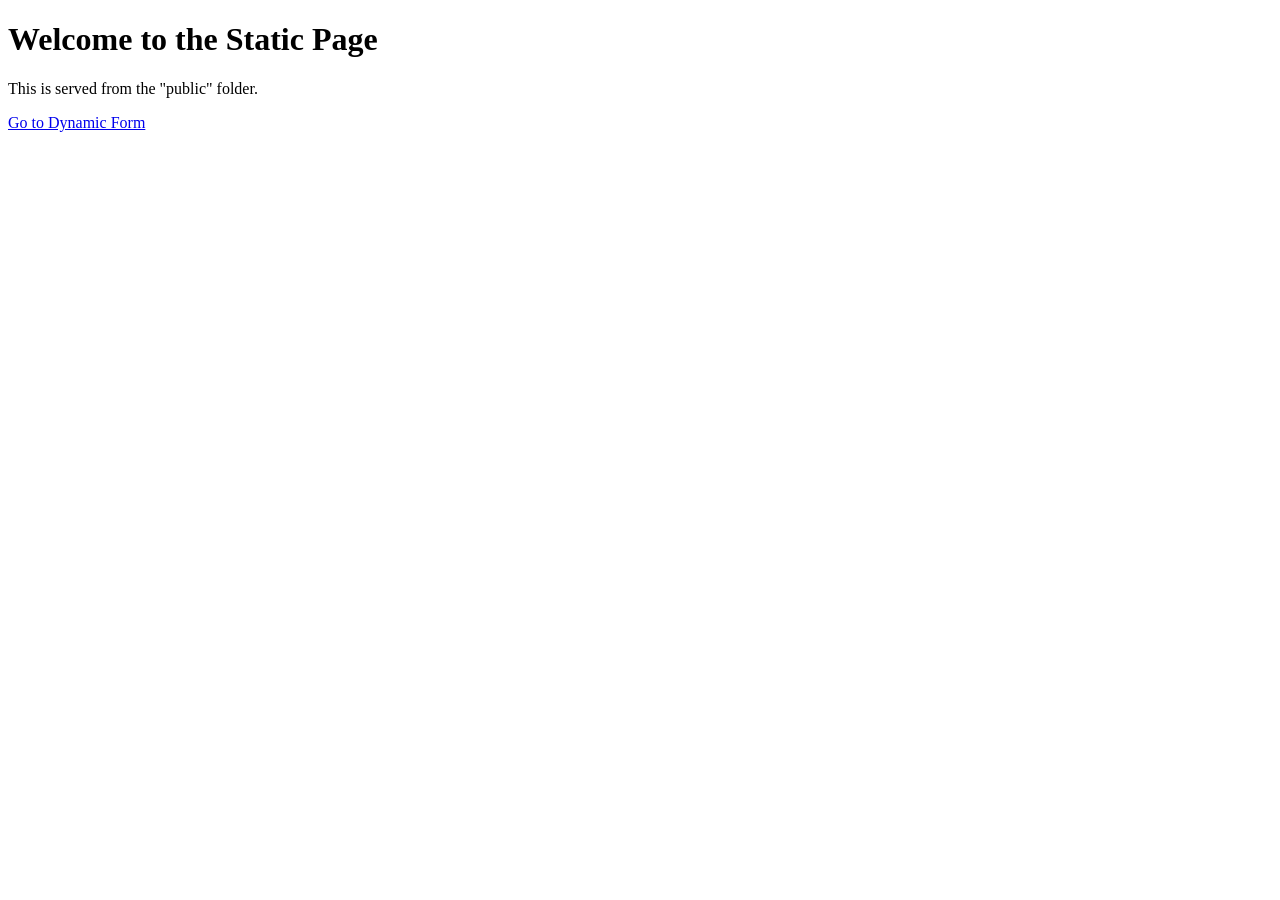
<file: experiment-nine/index.html>
<!DOCTYPE html>
<html lang="en">
<head>
    <meta charset="UTF-8">
    <meta name="viewport" content="width=device-width, initial-scale=1.0">
    <title>Static Page</title>
</head>
<body>
    <h1>Welcome to the Static Page</h1>
    <p>This is served from the "public" folder.</p>
    <a href="/form">Go to Dynamic Form</a>
</body>
</html>
</file>
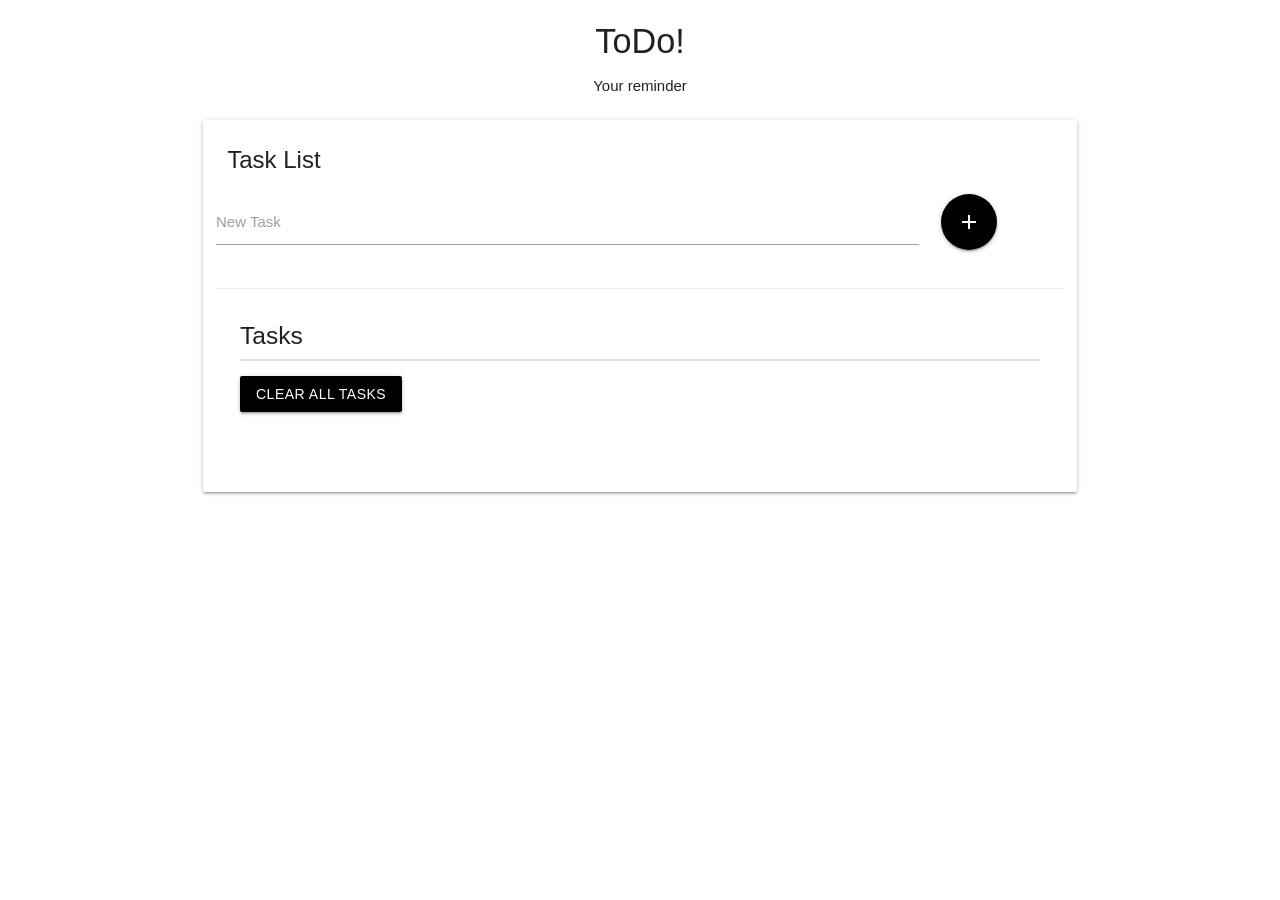
<file: experiment-three/index.html>
<!DOCTYPE html>
<html lang="en">
<head>
  <meta charset="UTF-8">
  <meta name="viewport" content="width=device-width, initial-scale=1.0">
  <title>Experiment Three | To Do</title>

  <link rel="stylesheet" href="https://cdnjs.cloudflare.com/ajax/libs/font-awesome/4.7.0/css/font-awesome.css" integrity="sha512-5A8nwdMOWrSz20fDsjczgUidUBR8liPYU+WymTZP1lmY9G6Oc7HlZv156XqnsgNUzTyMefFTcsFH/tnJE/+xBg==" crossorigin="anonymous" referrerpolicy="no-referrer" />

  <link href="https://fonts.googleapis.com/icon?family=Material+Icons" rel="stylesheet">

  <link rel="stylesheet" href="https://cdnjs.cloudflare.com/ajax/libs/materialize/1.0.0/css/materialize.min.css">

</head>
<body>

  <div class="container">
    <div class="row">
      <div class="col s12 center-align">
        <h4>ToDo!</h4>
        <p>Your reminder</p>
      </div>
      <div class="col s12">
        <div id="main" class="card">
          <div class="card-content">
            <span class="card-title">Task List</span>
            <div class="row">
            <div class="row">
              <form id="taskForm" action="#">
                <div class="input-field col s10">
                  <input id="task" type="text" name="task">
                  <label for="task">New Task</label>
                </div>
                <div class="col s2">
                  <button type="submit" class="btn-floating btn-large waves-effect waves-light black" style="margin-top: 10px;">
                    <i class="material-icons">add</i>
                  </button>
                </div>
              </form>
            </div>

            <div class="card-action">
              <div class="row">
                <div class="col s12">
                  <h5>Tasks</h5>
                  <ul id="taskList" class="collection">
                  </ul>
  
                  <a href="#" id="clearAllTasks" class="btn black">Clear All Tasks</a>
                </div>
              </div>
            </div>
          </div>
        </div>
      </div>
    </div>
  </div>

  <div id="editModal" class="modal">
    <div class="modal-content">
      <h4>Edit Task</h4>
      <div class="input-field">
        <input id="editTaskValue" type="text">
        <label class="active" for="editTaskValue">Task Name</label>
      </div>
    </div>
    <div class="modal-footer">
      <form id="editForm">
        <input type="hidden" id="editTaskId">
        <button id="updateTaskBtn" type="submit" class="modal-close waves-effect waves-green btn">Save Changes</button>
        <a href="#!" class="modal-close waves-effect waves-red btn-flat">Cancel</a>
      </form>
    </div>
  </div>

  <div id="deleteModal" class="modal">
    <div class="modal-content">
      <h4>Delete Me? &#128542;</h4>
      <p>Are you sure you wanna delete me?</p>
    </div>
    <div class="modal-footer">
      <form>
        <input type="hidden" id="taskId">
        <button id="deleteYes" class="modal-close waves-effect waves-green btn">Agree</button>
        <button id="deleteCancel" class="modal-close waves-effect waves-red btn-flat">Cancel</button>
      </form>
    </div>
  </div>

  <script src="https://cdnjs.cloudflare.com/ajax/libs/materialize/1.0.0/js/materialize.min.js"></script>
  <script src="main.js"></script>
</body>
</html>
</file>
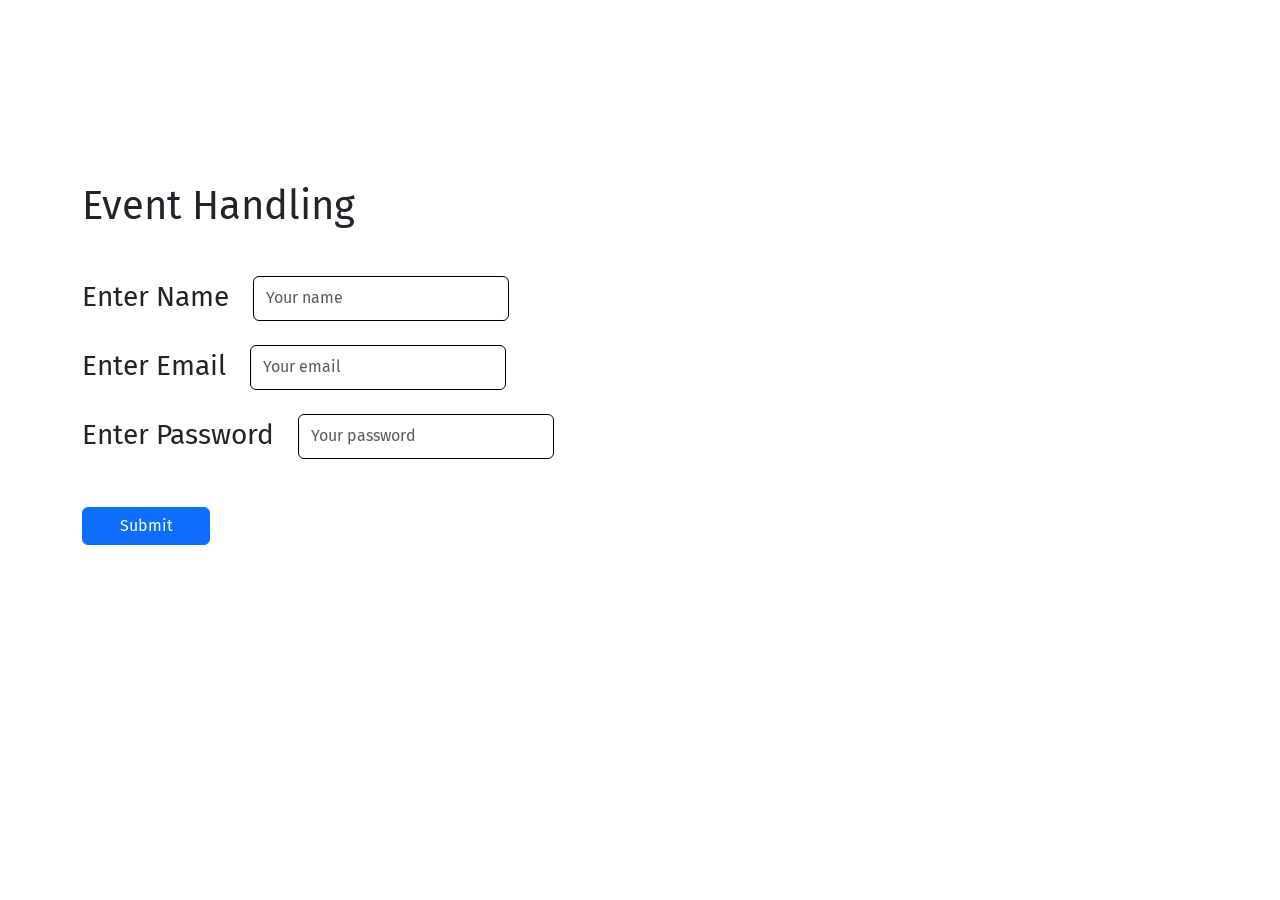
<file: experiment-two/index.html>
<!DOCTYPE html>
<html lang="en">
  <head>
    <meta charset="UTF-8" />
    <meta name="viewport" content="width=device-width, initial-scale=1.0" />
    <title>Experiment Two</title>
    <link
      href="https://cdn.jsdelivr.net/npm/bootstrap@5.3.8/dist/css/bootstrap.min.css"
      rel="stylesheet"
      integrity="sha384-sRIl4kxILFvY47J16cr9ZwB07vP4J8+LH7qKQnuqkuIAvNWLzeN8tE5YBujZqJLB"
      crossorigin="anonymous"
    />
    <link
      href="https://fonts.googleapis.com/css2?family=Fira+Sans:ital,wght@0,100;0,200;0,300;0,400;0,500;0,600;0,700;0,800;0,900;1,100;1,200;1,300;1,400;1,500;1,600;1,700;1,800;1,900&display=swap"
      rel="stylesheet"
    />
    <style>
      body {
        margin: 0;
        font-family: "Fira Sans", sans-serif;
      }
    </style>
  </head>
  <body>
    <div
      class="container d-flex justify-content-center flex-column"
      style="height: 80vh !important"
    >
      <p class="fs-1">Event Handling</p>
      <div class="d-flex gap-4 mt-4" style="height: 5vh !important">
        <p class="fs-3">Enter Name</p>
        <input
          type="text"
          id="name"
          placeholder="Your name"
          class="form-control border border-black"
          style="width: 20vw"
        />
      </div>
      <div class="d-flex gap-4 mt-4" style="height: 5vh !important">
        <p class="fs-3">Enter Email</p>
        <input
          type="email"
          id="email"
          placeholder="Your email"
          class="form-control border border-black"
          style="width: 20vw"
        />
      </div>
      <div class="d-flex gap-4 mt-4" style="height: 5vh !important">
        <p class="fs-3">Enter Password</p>
        <input
          type="password"
          id="password"
          placeholder="Your password"
          class="form-control border border-black"
          style="width: 20vw"
        />
      </div>
      <button
        class="btn btn-primary mt-5"
        id="submit"
        type="submit"
        style="width: 10vw"
      >
        Submit
      </button>
    </div>
  </body>
  <script>
    const nameElement = document.getElementById("name");
    const emailElement = document.getElementById("email");
    const passwordElement = document.getElementById("password");
    const button = document.getElementById("submit");
    button.addEventListener("click", handleOnClickEvent);

    function handleOnClickEvent(event) {
      event.preventDefault();
      if (
        nameElement.value === "" ||
        emailElement.value === "" ||
        passwordElement.value === ""
      ) {
        alert("Please fill up the fields");
      } else {
        alert(nameElement.value + " has been logged in");
      }
    }
  </script>
</html>
</file>
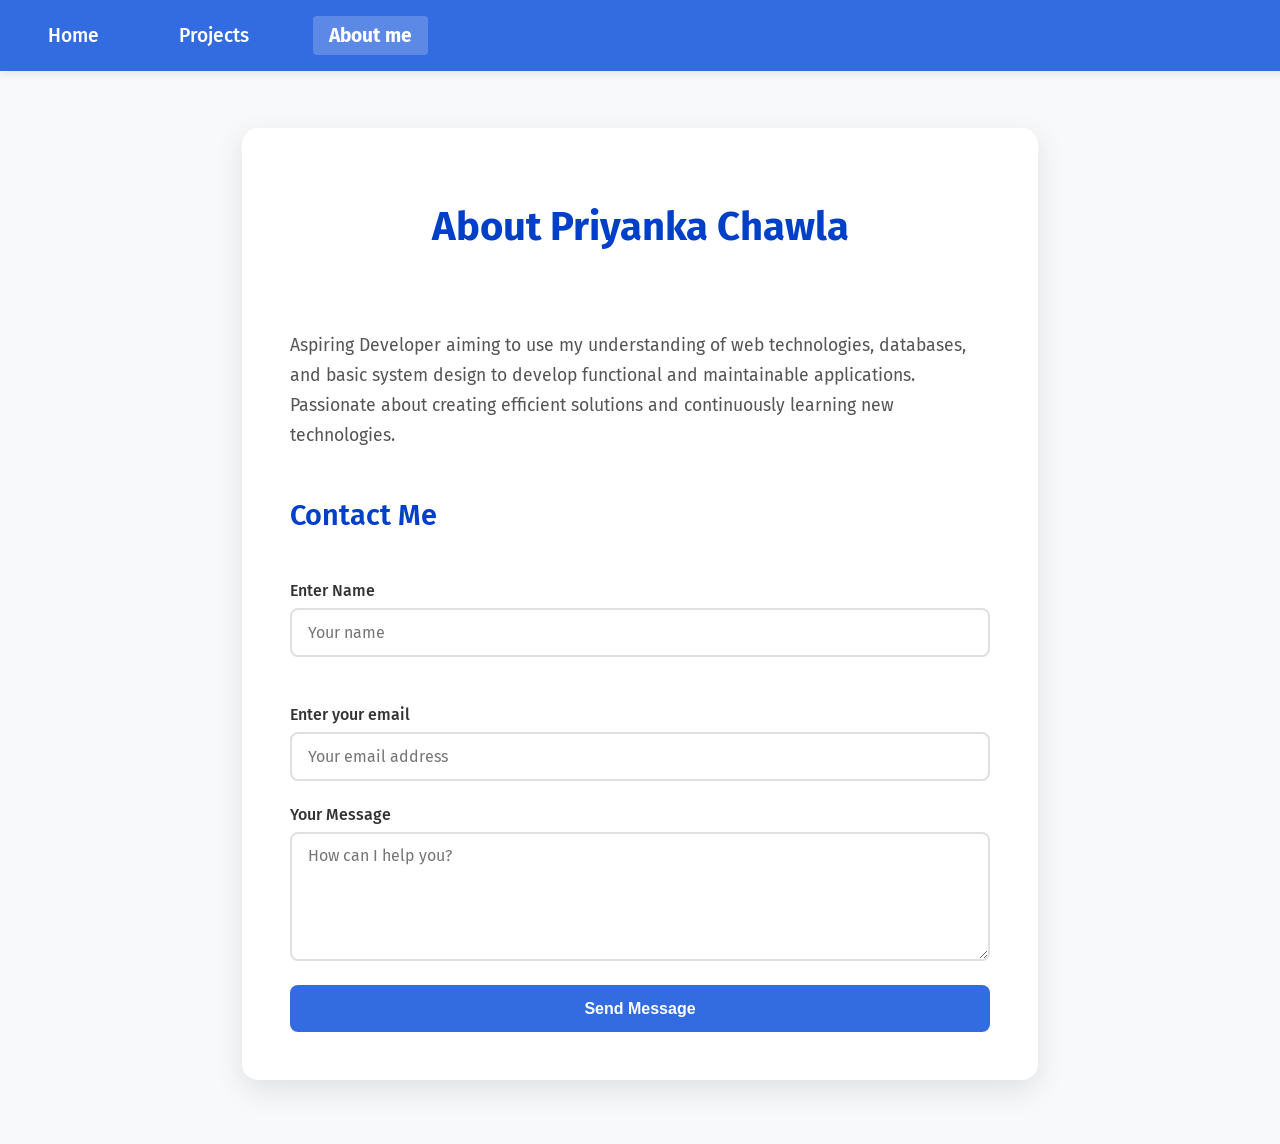
<file: experiment-one/contacts.html>
<!DOCTYPE html>
<html lang="en">
<head>
    <meta charset="UTF-8" />
    <meta name="viewport" content="width=device-width, initial-scale=1.0" />
    <title>Priyanka Chawla | About Me</title>
    <link rel="stylesheet" href="style.css" />
    <link rel="preconnect" href="https://fonts.googleapis.com" />
    <link rel="preconnect" href="https://fonts.gstatic.com" crossorigin />
    <link
      href="https://fonts.googleapis.com/css2?family=Fira+Sans:ital,wght@0,100;0,200;0,300;0,400;0,500;0,600;0,700;0,800;0,900;1,100;1,200;1,300;1,400;1,500;1,600;1,700;1,800;1,900&display=swap"
      rel="stylesheet"
    />
</head>
<body>
    <nav>
        <a href="index.html">Home</a>
        <a href="projects.html">Projects</a>
        <a href="contacts.html" class="active">About me</a>
    </nav>
    <main class="contact-container">
        <div class="contact-card">
            <div class="card-content">
                <h1 class="section-title">About Priyanka Chawla</h1>
                <p class="bio">
                    Aspiring Developer aiming to use my understanding of web technologies, 
                    databases, and basic system design to develop functional and maintainable 
                    applications. Passionate about creating efficient solutions and continuously 
                    learning new technologies.
                </p>
                
                <h2 class="subtitle">Contact Me</h2>
                <form class="contact-form">
                    <div class="form-group">
                        <label for="name">Enter Name</label>
                        <input type="text" id="name" placeholder="Your name" />
                    </div>
                    <div class="form-group">
                        <label for="email">Enter your email</label>
                        <input type="email" id="email" placeholder="Your email address" />
                    </div>
                    <div class="form-group">
                        <label for="message">Your Message</label>
                        <textarea id="message" placeholder="How can I help you?" rows="4"></textarea>
                    </div>
                    <button type="submit" class="btn btn-primary">Send Message</button>
                </form>
            </div>
        </div>
    </main>
</body>
</html>
</file>
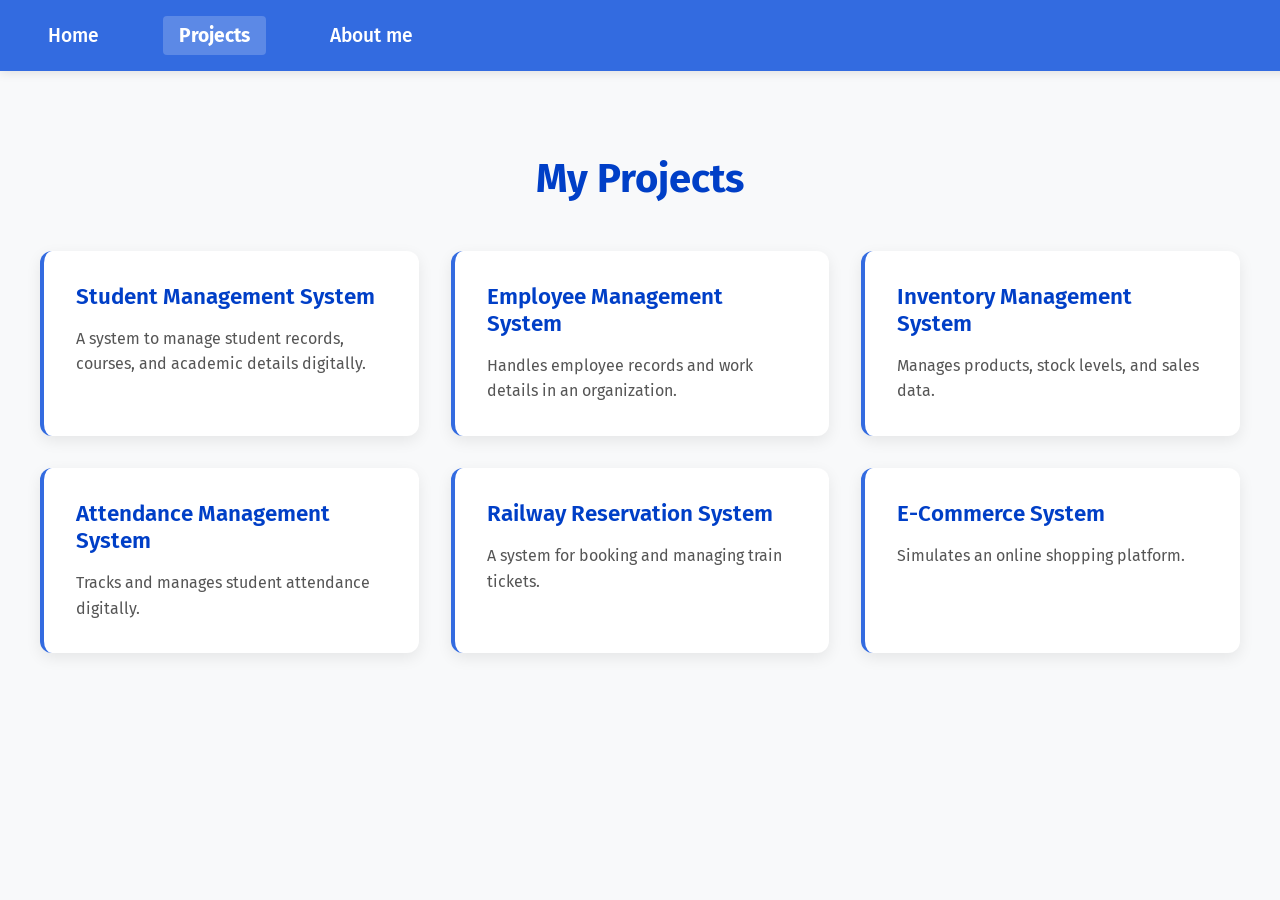
<file: experiment-one/projects.html>
<!DOCTYPE html>
<html lang="en">
<head>
    <meta charset="UTF-8" />
    <meta name="viewport" content="width=device-width, initial-scale=1.0" />
    <title>Priyanka Chawla | Projects</title>
    <link rel="stylesheet" href="style.css" />
    <link rel="preconnect" href="https://fonts.googleapis.com" />
    <link rel="preconnect" href="https://fonts.gstatic.com" crossorigin />
    <link
      href="https://fonts.googleapis.com/css2?family=Fira+Sans:ital,wght@0,100;0,200;0,300;0,400;0,500;0,600;0,700;0,800;0,900;1,100;1,200;1,300;1,400;1,500;1,600;1,700;1,800;1,900&display=swap"
      rel="stylesheet"
    />
</head>
<body>
    <nav>
        <a href="index.html">Home</a>
        <a href="projects.html" class="active">Projects</a>
        <a href="contacts.html">About me</a>
    </nav>
    <main class="projects-container">
        <h1 class="section-title">My Projects</h1>
        <div class="projects-grid">
            <div class="project-card">
                <h3 class="project-title">Student Management System</h3>
                <p class="project-description">A system to manage student records, courses, and academic details digitally.</p>
            </div>
            <div class="project-card">
                <h3 class="project-title">Employee Management System</h3>
                <p class="project-description">Handles employee records and work details in an organization.</p>
            </div>
            <div class="project-card">
                <h3 class="project-title">Inventory Management System</h3>
                <p class="project-description">Manages products, stock levels, and sales data.</p>
            </div>
            <div class="project-card">
                <h3 class="project-title">Attendance Management System</h3>
                <p class="project-description">Tracks and manages student attendance digitally.</p>
            </div>
            <div class="project-card">
                <h3 class="project-title">Railway Reservation System</h3>
                <p class="project-description">A system for booking and managing train tickets.</p>
            </div>
            <div class="project-card">
                <h3 class="project-title">E-Commerce System</h3>
                <p class="project-description">Simulates an online shopping platform.</p>
            </div>
        </div>
    </main>
</body>
</html>
</file>
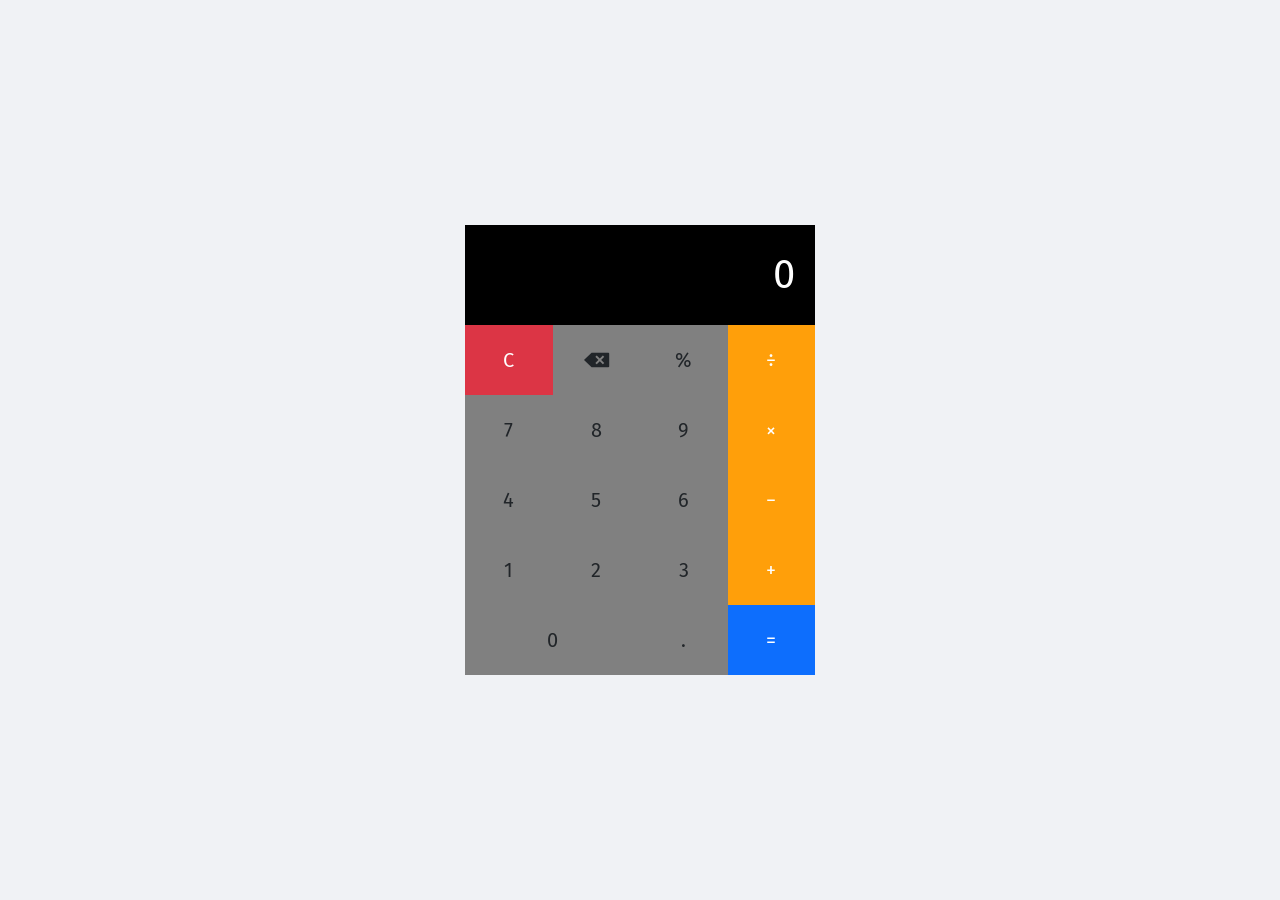
<file: experiment-two/calculator.html>
<!DOCTYPE html>
<html lang="en">
<head>
    <meta charset="UTF-8">
    <meta name="viewport" content="width=device-width, initial-scale=1.0">
    <title>Bootstrap Calculator</title>

    <link 
        href="https://cdn.jsdelivr.net/npm/bootstrap@5.3.2/dist/css/bootstrap.min.css" 
        rel="stylesheet"
    >

    <link
      href="https://fonts.googleapis.com/css2?family=Fira+Sans:ital,wght@0,100;0,200;0,300;0,400;0,500;0,600;0,700;0,800;0,900;1,100;1,200;1,300;1,400;1,500;1,600;1,700;1,800;1,900&display=swap"
      rel="stylesheet"
    />
    <style>
        body {
            background-color: #f0f2f5;
            display: flex;
            justify-content: center;
            align-items: center;
            height: 100vh;
            margin: 0;
            font-family: "Fira Sans", sans-serif;
        }
        .calculator-card {
            width: 350px;
            background: #fff;
        }
        .display-screen {
            background-color: black;
            color: #fff;
            padding: 20px;
            text-align: right;
            font-size: 2.5rem;
            min-height: 100px;
            word-wrap: break-word;
            word-break: break-all;
        }
        .btn-calc {
            height: 70px;
            font-size: 1.25rem;
            border-radius: 0;
            background-color: gray;
        }
        .btn-operator {
            background-color: #ff9f0a;
            color: white;
        }
        .btn-equal {
            background-color: #0d6efd;
            color: white;
        }
        .btn-clear {
            background-color: #dc3545;
            color: white;
        }
        .btn-number {
            background-color: gray;
            color: #212529;
        }
    </style>
</head>
<body>

<div class="calculator-card">
    <div id="display" class="display-screen">0</div>
    
    <div class="row g-0">
        <div class="col-3"><button class="btn btn-calc btn-clear w-100" onclick="clearDisplay()">C</button></div>
        <div class="col-3"><button class="btn btn-calc btn-number w-100" onclick="deleteLast()">⌫</button></div>
        <div class="col-3"><button class="btn btn-calc btn-number w-100" onclick="setOperator('%')">%</button></div>
        <div class="col-3"><button class="btn btn-calc btn-operator w-100" onclick="setOperator('/')">÷</button></div>
    </div>
    
    <div class="row g-0">
        <div class="col-3"><button class="btn btn-calc btn-number w-100" onclick="appendNumber('7')">7</button></div>
        <div class="col-3"><button class="btn btn-calc btn-number w-100" onclick="appendNumber('8')">8</button></div>
        <div class="col-3"><button class="btn btn-calc btn-number w-100" onclick="appendNumber('9')">9</button></div>
        <div class="col-3"><button class="btn btn-calc btn-operator w-100" onclick="setOperator('*')">×</button></div>
    </div>
    
    <div class="row g-0">
        <div class="col-3"><button class="btn btn-calc btn-number w-100" onclick="appendNumber('4')">4</button></div>
        <div class="col-3"><button class="btn btn-calc btn-number w-100" onclick="appendNumber('5')">5</button></div>
        <div class="col-3"><button class="btn btn-calc btn-number w-100" onclick="appendNumber('6')">6</button></div>
        <div class="col-3"><button class="btn btn-calc btn-operator w-100" onclick="setOperator('-')">−</button></div>
    </div>
    
    <div class="row g-0">
        <div class="col-3"><button class="btn btn-calc btn-number w-100" onclick="appendNumber('1')">1</button></div>
        <div class="col-3"><button class="btn btn-calc btn-number w-100" onclick="appendNumber('2')">2</button></div>
        <div class="col-3"><button class="btn btn-calc btn-number w-100" onclick="appendNumber('3')">3</button></div>
        <div class="col-3"><button class="btn btn-calc btn-operator w-100" onclick="setOperator('+')">+</button></div>
    </div>
    
    <div class="row g-0">
        <div class="col-6"><button class="btn btn-calc btn-number w-100" onclick="appendNumber('0')">0</button></div>
        <div class="col-3"><button class="btn btn-calc btn-number w-100" onclick="appendDot()">.</button></div>
        <div class="col-3"><button class="btn btn-calc btn-equal w-100" onclick="calculateResult()">=</button></div>
    </div>
</div>

<script>
    let currentInput = "0";
    let previousInput = "";
    let operator = null;
    let shouldResetScreen = false;

    const displayElement = document.getElementById("display");

    function updateDisplay() {
        displayElement.innerText = currentInput;
    }

    function appendNumber(number) {
        if (currentInput === "0" || shouldResetScreen) {
            currentInput = number;
            shouldResetScreen = false;
        } else {
            currentInput += number;
        }
        updateDisplay();
    }

    function appendDot() {
        if (shouldResetScreen) {
            currentInput = "0.";
            shouldResetScreen = false;
        } else if (!currentInput.includes(".")) {
            currentInput += ".";
        }
        updateDisplay();
    }

    function setOperator(op) {
        if (operator !== null) {
            calculateResult();
        }
        previousInput = currentInput;
        operator = op;
        shouldResetScreen = true;
    }

    function calculateResult() {
        if (operator === null || shouldResetScreen) return;

        let result = 0;
        const num1 = parseInt(previousInput);
        const num2 = parseInt(currentInput);

        switch (operator) {
            case "+":
                result = num1 + num2;
                break;
            case "-":
                result = num1 - num2;
                break;
            case "*":
                result = num1 * num2;
                break;
            case "/":
                if (num2 === 0) {
                    alert("Error: Division by zero");
                    clearDisplay();
                    return;
                } else {
                    result = num1 / num2;
                }
                break;
            case "%":
                result = num1 % num2;
                break;
            default:
                return;
        }

        currentInput = result.toString();
        operator = null;
        shouldResetScreen = true;
        updateDisplay();
    }

    function clearDisplay() {
        currentInput = "0";
        previousInput = "";
        operator = null;
        shouldResetScreen = false;
        updateDisplay();
    }

    function deleteLast() {
        if (currentInput.length > 1) {
            currentInput = currentInput.slice(0, -1);
        } else {
            currentInput = "0";
        }
        updateDisplay();
    }
</script>

</body>
</html>
</file>
<file: experiment-one/style.css>
body {
    margin: 0;
    font-family: "Fira Sans", sans-serif;
    background-color: #f8f9fa;
    color: #333;
}

/* Navigation */
nav {
    display: flex;
    gap: 3rem;
    font-size: 1.2rem;
    position: fixed;
    background-color: #336be0;
    color: #fff;
    width: 100%;
    padding: 1rem 2rem;
    z-index: 1000;
    box-shadow: 0 2px 10px rgba(0, 0, 0, 0.1);
}

nav a {
    cursor: pointer;
    text-decoration: none;
    color: #fff;
    font-weight: 500;
    padding: 0.5rem 1rem;
    border-radius: 4px;
    transition: all 0.3s ease;
}

nav a:hover {
    background-color: rgba(255, 255, 255, 0.1);
    transform: translateY(-2px);
}

nav a.active {
    background-color: rgba(255, 255, 255, 0.2);
    font-weight: bold;
}

/* Home Page */
.hero-section {
    height: 100vh;
    display: flex;
    flex-direction: column;
    align-items: center;
    justify-content: center;
    text-align: center;
    padding: 0 2rem;
    background: linear-gradient(135deg, #f8f9fa 0%, #e9ecef 100%);
}

.profile-container {
    margin-bottom: 2rem;
}

.profile-image {
    height: 180px;
    width: 180px;
    border-radius: 50%;
    border: 5px solid #336be0;
    box-shadow: 0 8px 25px rgba(51, 107, 224, 0.3);
}

.hello {
    font-size: 3rem;
    margin: 0 0 1rem 0;
    color: #336be0;
    font-weight: 300;
}

#name {
    font-size: 1rem;
    display: flex;
    gap: 1rem;
    align-items: center;
    justify-content: center;
    margin: 0 0 1.5rem 0;
    flex-wrap: wrap;
}

.name {
    font-weight: 700;
    text-transform: uppercase;
    color: #003FC7;
    letter-spacing: 1px;
}

.tagline {
    font-size: 1.3rem;
    max-width: 600px;
    line-height: 1.6;
    margin: 0 0 3rem 0;
    color: #555;
}

.cta-buttons {
    display: flex;
    gap: 1.5rem;
    flex-wrap: wrap;
    justify-content: center;
}

/* Projects Page */
.projects-container {
    padding: 8rem 2rem 4rem;
    max-width: 1200px;
    margin: 0 auto;
}

.section-title {
    font-size: 2.5rem;
    color: #003FC7;
    text-align: center;
    margin-bottom: 3rem;
    font-weight: 700;
}

.projects-grid {
    display: grid;
    grid-template-columns: repeat(auto-fill, minmax(350px, 1fr));
    gap: 2rem;
    margin-top: 2rem;
}

.project-card {
    background: white;
    border-radius: 12px;
    padding: 2rem;
    box-shadow: 0 5px 15px rgba(0, 0, 0, 0.08);
    transition: all 0.3s ease;
    border-left: 4px solid #336be0;
}

.project-card:hover {
    transform: translateY(-5px);
    box-shadow: 0 10px 25px rgba(0, 0, 0, 0.12);
}

.project-title {
    color: #003FC7;
    font-size: 1.4rem;
    margin: 0 0 1rem 0;
    font-weight: 600;
}

.project-description {
    color: #555;
    line-height: 1.6;
    margin: 0;
    font-size: 1rem;
}

/* Contact/About Page */
.contact-container {
    padding: 8rem 2rem 4rem;
    display: flex;
    justify-content: center;
    align-items: center;
    min-height: calc(100vh - 8rem);
}

.contact-card {
    width: 100%;
    max-width: 700px;
    background: white;
    border-radius: 16px;
    padding: 3rem;
    box-shadow: 0 10px 30px rgba(0, 0, 0, 0.1);
}

.card-content {
    display: flex;
    flex-direction: column;
    gap: 2rem;
}

.bio {
    font-size: 1.1rem;
    line-height: 1.7;
    color: #555;
    margin: 0;
}

.subtitle {
    color: #003FC7;
    font-size: 1.8rem;
    margin: 1rem 0;
    font-weight: 600;
}

/* Form Styles */
.contact-form {
    display: flex;
    flex-direction: column;
    gap: 1.5rem;
}

.form-group {
    display: flex;
    flex-direction: column;
    gap: 0.5rem;
}

.form-group label {
    font-weight: 500;
    color: #333;
}

.form-group input,
.form-group textarea {
    padding: 0.8rem 1rem;
    border: 2px solid #e0e0e0;
    border-radius: 8px;
    font-family: "Fira Sans", sans-serif;
    font-size: 1rem;
    transition: border-color 0.3s ease;
}

.form-group input:focus,
.form-group textarea:focus {
    outline: none;
    border-color: #336be0;
}

.form-group textarea {
    resize: vertical;
    min-height: 100px;
}

/* Button Styles */
.btn {
    padding: 0.9rem 2rem;
    border: none;
    border-radius: 8px;
    font-weight: 600;
    font-size: 1rem;
    cursor: pointer;
    transition: all 0.3s ease;
    text-decoration: none;
    display: inline-block;
    text-align: center;
}

.btn-primary {
    background-color: #336be0;
    color: white;
}

.btn-primary:hover {
    background-color: #003FC7;
    transform: translateY(-2px);
    box-shadow: 0 5px 15px rgba(51, 107, 224, 0.3);
}

.btn-secondary {
    background-color: white;
    color: #336be0;
    border: 2px solid #336be0;
}

.btn-secondary:hover {
    background-color: #f0f5ff;
    transform: translateY(-2px);
}

/* Responsive Design */
@media (max-width: 768px) {
    nav {
        gap: 1rem;
        font-size: 1rem;
        padding: 1rem;
        justify-content: center;
    }
    
    .hello {
        font-size: 2.5rem;
    }
    
    #name {
        font-size: 2rem;
        flex-direction: column;
        gap: 0.5rem;
    }
    
    .profile-image {
        height: 150px;
        width: 150px;
    }
    
    .projects-grid {
        grid-template-columns: 1fr;
    }
    
    .contact-card {
        padding: 2rem;
        margin: 0 1rem;
    }
    
    .cta-buttons {
        flex-direction: column;
        align-items: center;
    }
    
    .btn {
        width: 100%;
        max-width: 250px;
    }
}
</file>
